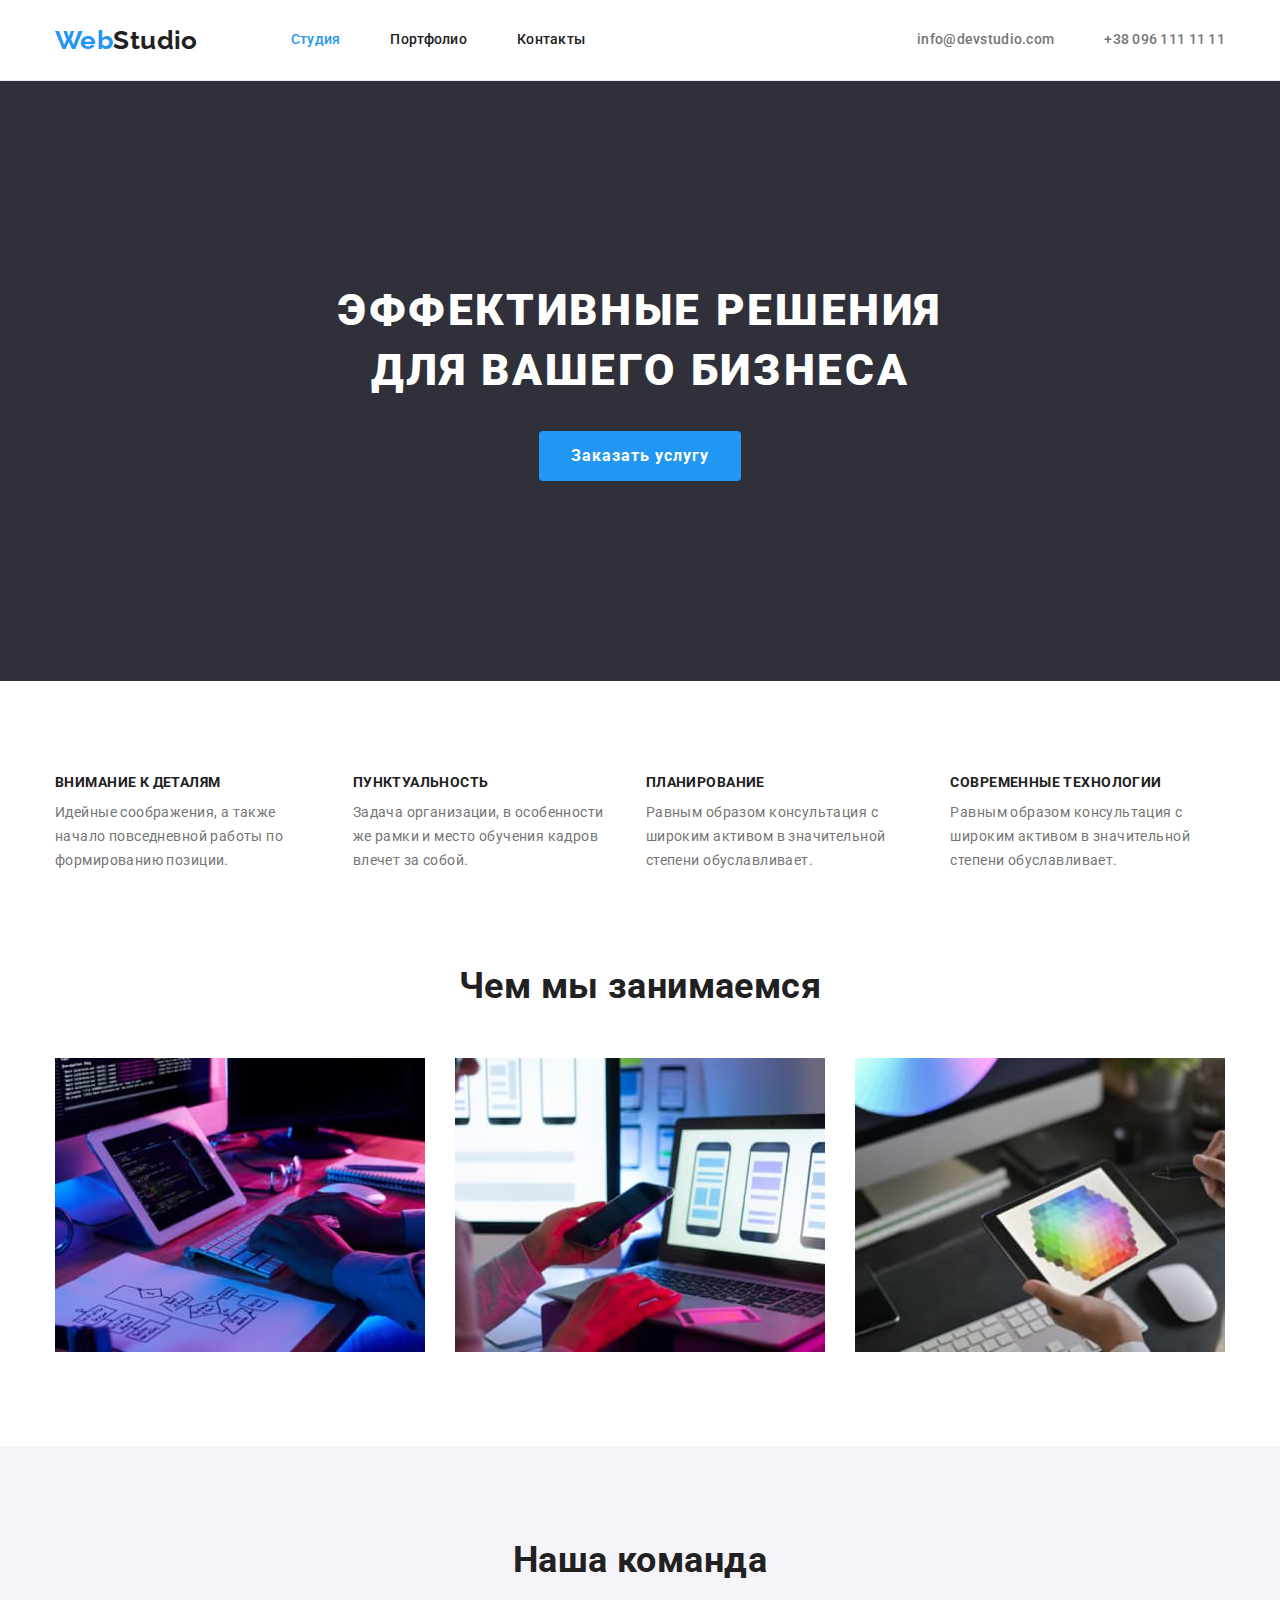
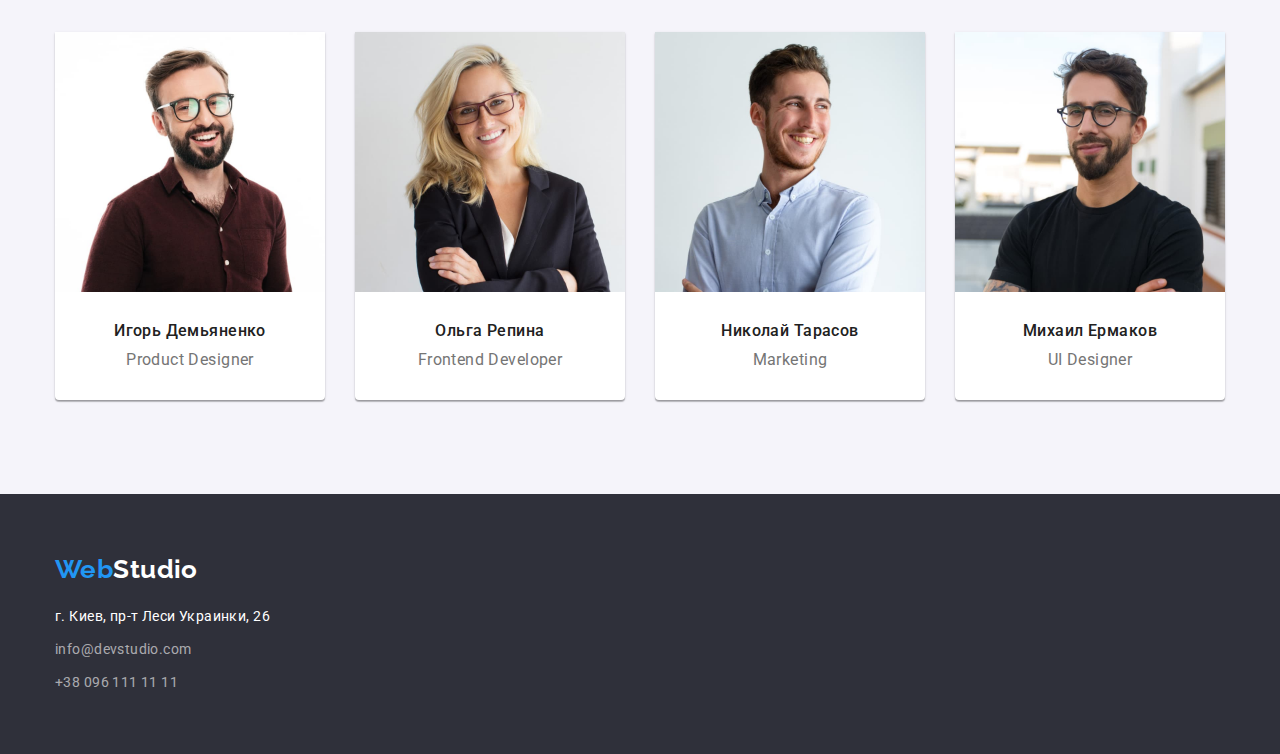
<file: index.html>
<!DOCTYPE html>
<html lang="ru">
  <head>
    <meta charset="UTF-8" />
    <meta http-equiv="X-UA-Compatible" content="IE=edge" />
    <meta name="viewport" content="width=device-width, initial-scale=1.0" />
    <title>WebStudio</title>
    <link rel="preconnect" href="https://fonts.googleapis.com" />
    <link rel="preconnect" href="https://fonts.gstatic.com" crossorigin />
    <link
      href="https://fonts.googleapis.com/css2?family=Raleway:wght@700&family=Roboto:wght@400;500;700;900&display=swap"
      rel="stylesheet"
    />
    <link
      rel="stylesheet"
      href="https://cdnjs.cloudflare.com/ajax/libs/modern-normalize/1.1.0/modern-normalize.min.css"
    />
    <link rel="stylesheet" href="./css/styles.css" />
  </head>
  <body>
    <!-- Header site -->
    <header class="header">
      <!-- Border -->
      <div class="container headblock">
        <a class="link logo" href="./index.html"><span class="web">Web</span>Studio</a>
        <nav class="site-nav">
          <ul class="list">
            <li class="item"><a class="link current" href="./index.html">Студия</a></li>
            <li class="item"><a class="link" href="./portfolio.html">Портфолио</a></li>
            <li class="item"><a class="link" href="">Контакты</a></li>
          </ul>
        </nav>
        <!-- Contacts -->
        <ul class="list headercont">
          <li class="item">
            <a class="link" href="mailto:info@devstudio.com">info@devstudio.com</a>
          </li>
          <li class="item"><a class="link" href="tel:+380961111111">+38 096 111 11 11</a></li>
        </ul>
      </div>
    </header>
    <!-- Main -->
    <main>
      <!-- Hero -->
      <section class="hero">
        <h1 class="hero-title">Эффективные решения<br>для вашего бизнеса</h1>
        <button class="button-hero" type="button">Заказать услугу</button>
      </section>
      <!--Peculiarities-->
      <section class="section peculiarities">
        <h2 class="visually-hidden">Преимущества</h2>
        <div class="container">
          <ul class="list">
            <li class="item">
              <h3 class="section-title">Внимание к деталям</h3>
              <p class="text">
                Идейные соображения, а также начало повседневной работы по формированию позиции.
              </p>
            </li>
            <li class="item">
              <h3 class="section-title">Пунктуальность</h3>
              <p class="text">
                Задача организации, в особенности же рамки и место обучения кадров влечет за собой.
              </p>
            </li>
            <li class="item">
              <h3 class="section-title">Планирование</h3>
              <p class="text">
                Равным образом консультация с широким активом в значительной степени обуславливает.
              </p>
            </li>
            <li class="item">
              <h3 class="section-title">Современные технологии</h3>
              <p class="text">
                Равным образом консультация с широким активом в значительной степени обуславливает.
              </p>
            </li>
          </ul>
        </div>
      </section>
      <!--What are we doing-->
      <section class="section doing">
        <div class="container">
          <h2 class="section-title">Чем мы занимаемся</h2>
          <ul class="list">
            <li class="pic">
              <img src="./images/box_1.jpg" alt="Разработка Web сайта" width="370" />
            </li>
            <li class="pic">
              <img src="./images/box_2.jpg" alt="Разработка мобильных приложений" width="370" />
            </li>
            <li class="pic">
              <img src="./images/box_3.jpg" alt="Разработка дизайна" width="370" />
            </li>
          </ul>
        </div>
      </section>
      <!--Our team-->
      <section class="section team">
        <div class="container">
          <h2 class="section-title">Наша команда</h2>
          <ul class="list">
            <li class="cards-foto">
              <img class="foto" src="./images/team_card_1.jpg" alt="Игорь Демьяненко" width="270" />
                <div class="title-foto">
                  <h3 class="name">Игорь Демьяненко</h3>
                  <p class="role">Product Designer</p>
                </div>
            </li>
            <li class="cards-foto">
              <img class="foto" src="./images/team_card_2.jpg" alt="Ольга Репина" width="270" />
                  <div class="title-foto">
                    <h3 class="name">Ольга Репина</h3>
                    <p class="role">Frontend Developer</p>
                  </div>
            </li>
            <li class="cards-foto">
              <img class="foto" src="./images/team_card_3.jpg" alt="Николай Тарасов" width="270" />
                  <div class="title-foto">
                    <h3 class="name">Николай Тарасов</h3>
                    <p class="role">Marketing</p>
                  </div>
            </li>
            <li class="cards-foto">
              <img class="foto" src="./images/team_card_4.jpg" alt="Михаил Ермаков" width="270" />
                  <div class="title-foto">
                    <h3 class="name">Михаил Ермаков</h3>
                    <p class="role">UI Designer</p>
                  </div>
            </li>
          </ul>
        </div>
      </section>
    </main>
    <!-- Footer -->
    <footer class="footer">
      <div class="container">
        <a class="link logo logo-footer" href="./index.html"><span class="web">Web</span><span class="studio">Studio</span></a>
        <address class="address">
          <ul class="list">
            <li class="item-adr">
                <a class="link adr" href="https://goo.gl/maps/xMiUcJ526kPzGd5UA">
                  г. Киев, пр-т Леси Украинки, 26</a>
            </li>
            <li class="item-adr">
                <a class="link mail" href="mailto:info@devstudio.com">info@devstudio.com</a>
            </li>
            <li class="item-adr">
                <a class="link tel" href="tel:+380961111111">+38 096 111 11 11</a>
            </li>
          </ul>
        </address>
      </div>
    </footer>
  </body>
</html>
</file>
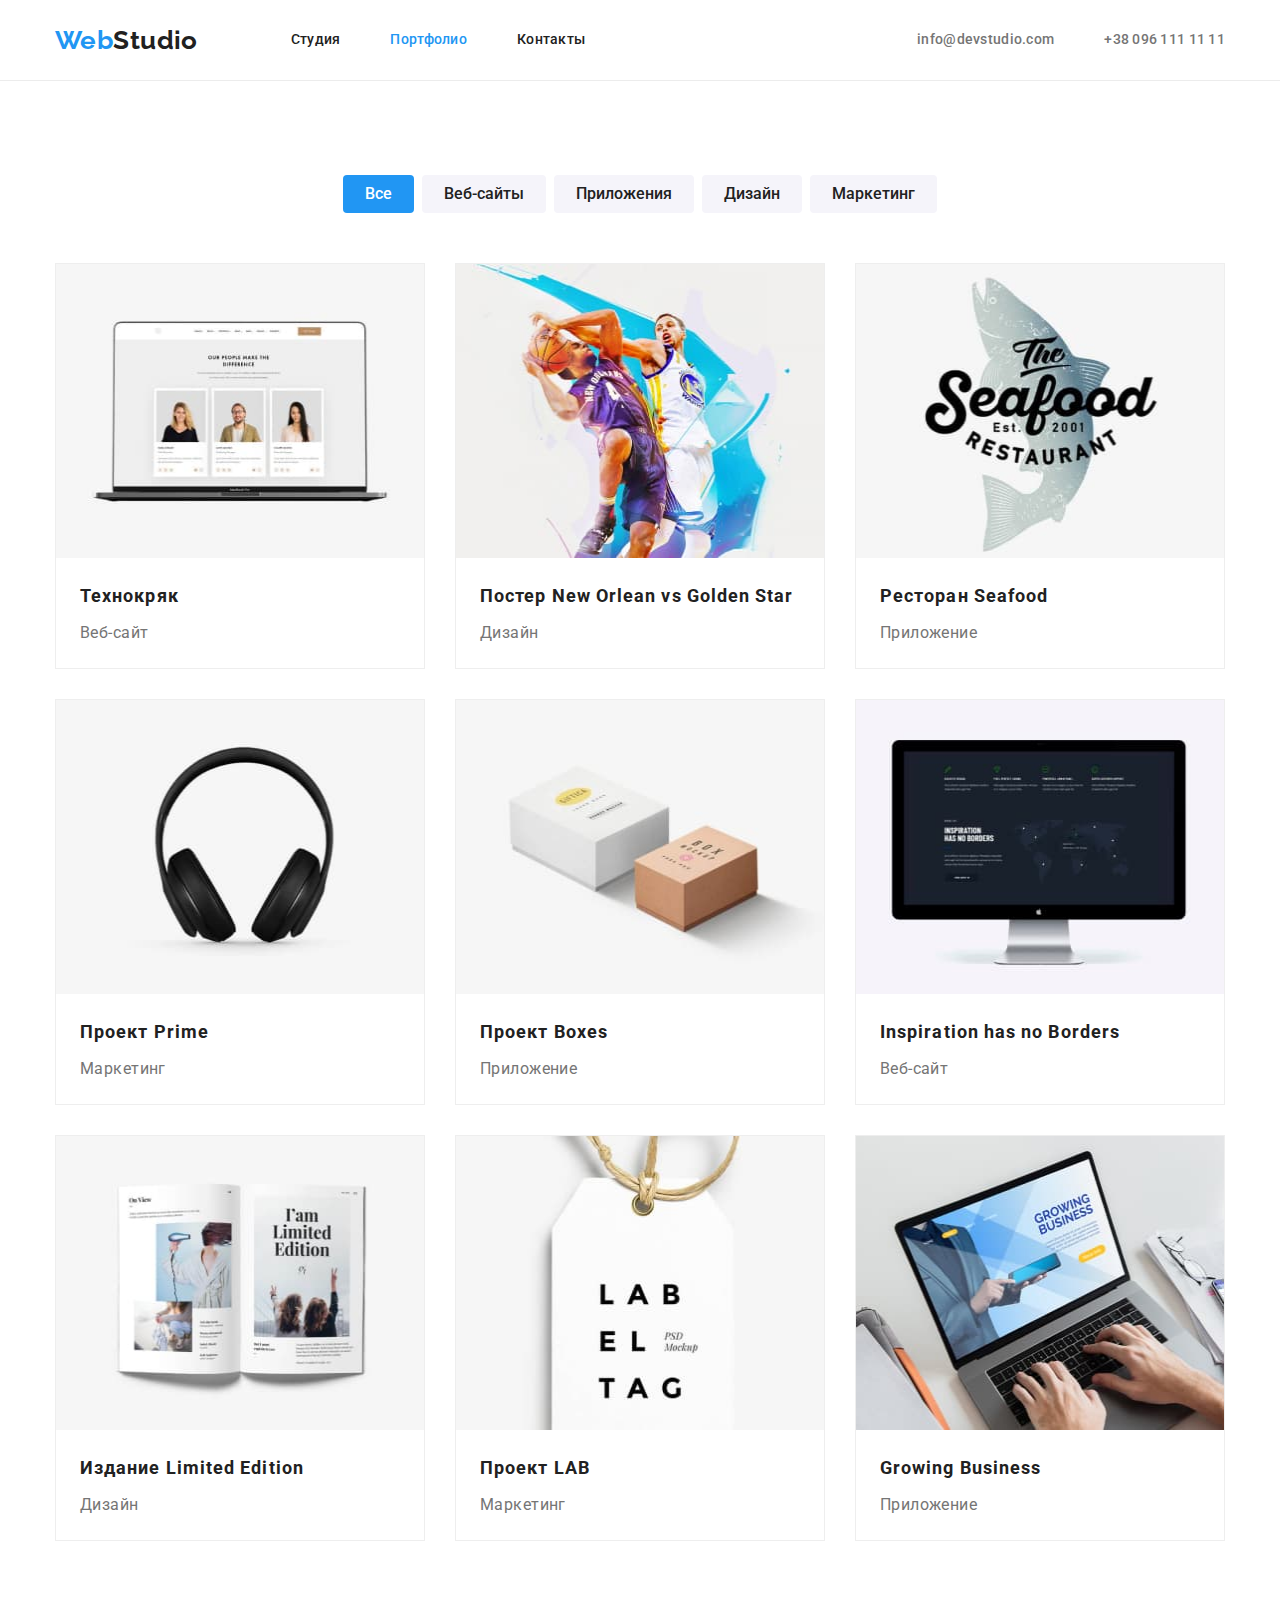
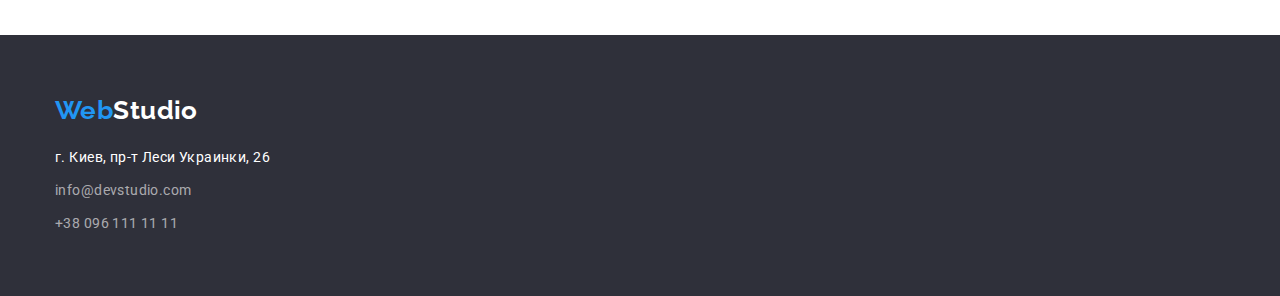
<file: portfolio.html>
<!DOCTYPE html>
<html lang="ru">
  <head>
    <meta charset="UTF-8" />
    <meta http-equiv="X-UA-Compatible" content="IE=edge" />
    <meta name="viewport" content="width=device-width, initial-scale=1.0" />
    <title>WebStudio</title>
    <link rel="preconnect" href="https://fonts.googleapis.com" />
    <link rel="preconnect" href="https://fonts.gstatic.com" crossorigin />
    <link
      href="https://fonts.googleapis.com/css2?family=Raleway:wght@700&family=Roboto:wght@400;500;700;900&display=swap"
      rel="stylesheet"
    />
    <link
      rel="stylesheet"
      href="https://cdnjs.cloudflare.com/ajax/libs/modern-normalize/1.1.0/modern-normalize.min.css"
    />
    <link rel="stylesheet" href="./css/styles.css" />
  </head>
  <body>
    <!-- Header site -->
    <header class="header portfolio">
      <!-- Border -->
      <div class="container headblock">
        <a class="link logo" href="./index.html"><span class="web">Web</span>Studio</a>
        <nav class="site-nav">
          <ul class="list">
            <li class="item"><a class="link" href="./index.html">Студия</a></li>
            <li class="item"><a class="link current" href="./portfolio.html">Портфолио</a></li>
            <li class="item"><a class="link" href="">Контакты</a></li>
          </ul>
        </nav>
        <!-- Contacts -->
        <ul class="list headercont">
          <li class="item">
            <a class="link" href="mailto:info@devstudio.com">info@devstudio.com</a>
          </li>
          <li class="item"><a class="link" href="tel:+380961111111">+38 096 111 11 11</a></li>
        </ul>
      </div>
    </header>
    <!-- Main -->
    <main>
      <!-- Filter -->
      <section class="section project">
        <h1 class="visually-hidden">Портфолио</h1>
        <!-- Filter -->
        <div class="filter container">
          <ul class="list btn">
            <li class="item-btn"><button type="button" class="button link current">Все</button></li>
            <li class="item-btn"><button type="button" class="button link">Веб-сайты</button></li>
            <li class="item-btn"><button type="button" class="button link">Приложения</button></li>
            <li class="item-btn"><button type="button" class="button link">Дизайн</button></li>
            <li class="item-btn"><button type="button" class="button link">Маркетинг</button></li>
          </ul>
        <!-- </div> -->
        <!-- Section project -->
        <!-- <div class="container"> -->
          <ul class="list project">
            <li class="item">
              <a class="link" href=""
                ><img
                  src="./images/project_1.jpg"
                  alt="Отображение веб-сайта"
                  width="370"
                  height="294"
                />
                <div class="cards">
                  <h3 class="section-title">Технокряк</h3>
                  <p class="text">Веб-сайт</p>
                </div>
              </a>
            </li>
            <li class="item">
              <a class="link" href=""
                ><img
                  src="./images/project_2.jpg"
                  alt="Постер New Orlean vs Golden Star"
                  width="370"
                  height="294"
                />
                <div class="cards">
                  <h3 class="section-title">Постер New Orlean vs Golden Star</h3>
                  <p class="text">Дизайн</p>
                </div>
              </a>
            </li>
            <li class="item">
              <a class="link" href=""
                ><img
                  src="./images/project_3.jpg"
                  alt="Ресторан Seafood"
                  width="370"
                  height="294"
                />
                <div class="cards">
                  <h3 class="section-title">Ресторан Seafood</h3>
                  <p class="text">Приложение</p>
                </div>
              </a>
            </li>
            <li class="item">
              <a class="link" href=""
                ><img src="./images/project_4.jpg" alt="Проект Prime" width="370" height="294" />
                <div class="cards">
                  <h3 class="section-title">Проект Prime</h3>
                  <p class="text">Маркетинг</p>
                </div>
              </a>
            </li>
            <li class="item">
              <a class="link" href=""
                ><img src="./images/project_5.jpg" alt="Проект Boxes" width="370" height="294" />
                <div class="cards">
                  <h3 class="section-title">Проект Boxes</h3>
                  <p class="text">Приложение</p>
                </div>
              </a>
            </li>
            <li class="item">
              <a class="link" href=""
                ><img
                  src="./images/project_6.jpg"
                  alt="Inspiration has no Borders"
                  width="370"
                  height="294"
                />
                <div class="cards">
                  <h3 class="section-title">Inspiration has no Borders</h3>
                  <p class="text">Веб-сайт</p>
                </div>
              </a>
            </li>
            <li class="item">
              <a class="link" href=""
                ><img
                  src="./images/project_7.jpg"
                  alt="Издание Limited Edition"
                  width="370"
                  height="294"
                />
                <div class="cards">
                  <h3 class="section-title">Издание Limited Edition</h3>
                  <p class="text">Дизайн</p>
                </div>
              </a>
            </li>
            <li class="item">
              <a class="link" href=""
                ><img src="./images/project_8.jpg" alt="Проект LAB" width="370" height="294" />
                <div class="cards">
                  <h3 class="section-title">Проект LAB</h3>
                  <p class="text">Маркетинг</p>
                </div>
              </a>
            </li>
            <li class="item">
              <a class="link" href=""
                ><img
                  src="./images/project_9.jpg"
                  alt="Growing Business"
                  width="370"
                  height="294"
                />
                <div class="cards">
                  <h3 class="section-title">Growing Business</h3>
                  <p class="text">Приложение</p>
                </div>
              </a>
            </li>
          </ul>
        </div>
      </section>
    </main>
    <!-- Footer -->
    <footer class="footer">
      <div class="container">
        <a class="link logo logo-footer" href="./index.html"><span class="web">Web</span><span class="studio">Studio</span></a>
        <address class="address">
          <ul class="list">
            <li class="item-adr">
                <a class="link adr" href="https://goo.gl/maps/xMiUcJ526kPzGd5UA">
                  г. Киев, пр-т Леси Украинки, 26</a>
            </li>
            <li class="item-adr">
                <a class="link mail" href="mailto:info@devstudio.com">info@devstudio.com</a>
            </li>
            <li class="item-adr">
                <a class="link tel" href="tel:+380961111111">+38 096 111 11 11</a>
            </li>
          </ul>
        </address>
      </div>
    </footer>
  </body>
</html>
</file>
<file: css/styles.css>
/* цвет основного текста #212121 */
/* вторичный цвет текста #757575 */
/* белый #FFFFFF */
/* вторичный цвет фона #F5F4FA */
/* акцент #2196F3 */
/* фон шапки и подвала #2F303A */
/* цвет контактов в footer rgba(255, 255, 255, 0.6); */
/* вторичный цвет кнопки героя #188CE8 */

:root {
  --background-color: #ffffff;
  --second-background-color: #f5f4fa;
  --header-and-footer-color: #2f303a;
  --primary-text-color: #212121;
  --title-text-cilor: #757575;
  --accent-color: #2196f3;
  --text-contact-footer: rgba(255, 255, 255, 0.6);
  --secod-accent-color: #188ce8;
}

body {
  background-color: var(--background-color);
  color: var(--primary-text-color);
  font-family: 'Roboto', sans-serif;
  font-size: 14px;
  letter-spacing: 0.03em;
}

h1,
h2,
h3,
h4,
h5,
h6,
p {
  margin-top: 0;
  margin-bottom: 0;
}

img {
  display: block;
  max-width: 100%;
}

.container {
  width: 1200px;
  padding-left: 15px;
  padding-right: 15px;
  margin-left: auto;
  margin-right: auto;

  /* outline: 2px solid #000; */
}

.visually-hidden {
  position: absolute;
  width: 1px;
  height: 1px;
  margin: -1px;
  border: 0;
  padding: 0;
  white-space: nowarp;
  clip-path: insert(100%);
  clip: rect(0 0 0 0);
  overflow: hidden;
}

.header {
  border-bottom: 1px solid #ececec;
}

.hero,
.footer {
  background-color: var(--header-and-footer-color);
}

.list {
  list-style: none;
  padding: 0;
  margin: 0;
}

.link {
  text-decoration: none;
  color: inherit;
}

.list .link:hover,
.list .link:focus {
  color: var(--accent-color);
}

/* Border */
.headblock {
  display: flex;
  align-items: center;
}

.logo {
  color: var(--primary-text-color);
  font-family: 'Raleway', sans-serif;
  font-weight: 700;
  font-size: 26px;
  line-height: 1.19;
}

.web {
  color: var(--accent-color);
}

.site-nav {
  margin-left: 93px;
}

.site-nav .link.current {
  color: var(--accent-color);
}

.site-nav .list {
  display: flex;

  font-weight: 500;
  font-size: 14px;
  line-height: 1.14;
  letter-spacing: 0.02em;
}

.site-nav .link {
  display: block;
  padding-top: 32px;
  padding-bottom: 32px;
}

.site-nav .item + .item {
  margin-left: 50px;
}

.list.headercont {
  display: flex;
  margin-left: auto;
}

.headercont .item + .item {
  margin-left: 50px;
}

.headercont .link {
  display: block;
  padding-top: 32px;
  padding-bottom: 32px;

  color: var(--title-text-cilor);
  font-weight: 500;
  font-size: 14px;
  line-height: 1.14;
  letter-spacing: 0.02em;
}

/* Hero */
.hero {
  text-align: center;

  padding-top: 200px;
  padding-bottom: 200px;
}

.hero-title {
  color: var(--background-color);
  font-weight: 900;
  font-size: 44px;
  line-height: 1.36;
  letter-spacing: 0.06em;

  margin-bottom: 30px;
  text-transform: uppercase;
}

.button-hero {
  color: var(--background-color);
  background-color: var(--accent-color);
  cursor: pointer;

  font-weight: 700;
  font-size: 16px;
  letter-spacing: 0.06em;

  line-height: 1.88;
  border-radius: 4px;
  border: none;
  padding: 10px 32px;
}

.button-hero:hover,
.button-hero:focus {
  background-color: var(--secod-accent-color);
}

/* Peculiarities */
.section.peculiarities {
  padding-top: 94px;
  padding-bottom: 94px;
}

.peculiarities .list {
  display: flex;
}

.peculiarities .item + .item {
  margin-left: 30px;
}

.peculiarities .section-title {
  text-transform: uppercase;
  font-weight: 700;
  font-size: 14px;
  line-height: 1.14;

  margin-bottom: 10px;
}

.peculiarities .text {
  color: var(--title-text-cilor);
  font-weight: 400;
  font-size: 14px;
  line-height: 1.71;
}

/* Doing */
.section.doing {
  padding-bottom: 94px;
}

.doing .section-title {
  font-weight: 700;
  font-size: 36px;
  line-height: 1.16;

  text-align: center;
}

.doing .list {
  display: flex;

  margin-top: 50px;
}

.list > .pic {
flex-basis: calc(100% - 60px/3);
}

.list  > .pic + .pic {
  margin-left: 30px;
}

/* Team */
.section.team {
  padding-top: 94px;
  padding-bottom: 94px;
}
.team {
  background-color: var(--second-background-color);
}

.team .section-title {
  font-weight: 700;
  font-size: 36px;  
  text-align: center;
  line-height: 1.16;
}

.team .list {
  display: flex;

  margin-top: 50px;
}


.list >.cards-foto {
  flex-basis: calc(100% - 90px/4);
}

.list > .cards-foto + .cards-foto {
  margin-left: 30px;
}

.cards-foto {
  background-color: var(--background-color);
  box-shadow: 0px 1px 3px rgba(0, 0, 0, 0.12), 0px 1px 1px rgba(0, 0, 0, 0.14),
    0px 2px 1px rgba(0, 0, 0, 0.2);
  border-radius: 0px 0px 4px 4px;
}

.title-foto {
  padding-top: 30px;
  padding-bottom: 30px;
}

.name {
  font-weight: 500;
  font-size: 16px;
  line-height: 1.18;
  text-align: center;

  margin-bottom: 10px;
}

.role {
  color: var(--title-text-cilor);
  font-size: 16px;
  line-height: 1.18;
  text-align: center;
}

/* Footer */

.footer {
  padding-top: 60px;
  padding-bottom: 60px;
}

.logo-footer {
  display: inline-block;

  margin-bottom: 20px;
}

.studio {
  color: var(--background-color);
}

.address {
  display: block;

  color: var(--background-color);
  font-style: normal;
   font-size: 14px;
  line-height: 1.71;
}

.address .link {
  color: var(--text-contact-footer);
}

.link.adr {
  color: var(--background-color);
}

.address .item-adr + .item-adr {
  margin-top: 9px;
}

/* PORTFOLIO */

.section.project {
  padding-bottom: 94px;
  padding-top: 94px;
}

/* Filter */

.filter>.list.btn {
  display: flex;
  justify-content: center;

  font-size: 16px;

  margin-bottom: 50px;
}

.filter .item-btn + .item-btn {
  margin-left: 8px;
}

.button {
  border: none;
  padding: 6px 22px;
  border-radius: 4px;

  font-weight: 500;
  line-height: 1.62;

  cursor: pointer;
}

.button.link {
  background-color: var(--second-background-color);
}

.filter .link:hover,
.filter .link:focus {
  background-color: var(--accent-color);
  color: var(--background-color);
}

.filter .link.current {
  background-color: var(--accent-color);
  color: var(--background-color);
}

/* List project */
.list.project {
  display: flex;
  flex-wrap: wrap;
}

.list.project .item {
  display: block;
  width: calc((100% - 60px) / 3);
  margin-right: 30px;
  margin-bottom: 30px;

  border: 1px solid #eeeeee;
}

.list.project .item:nth-child(3n) {
  margin-right: 0;
}

.list.project .item:nth-last-child(-n + 3) {
  margin-bottom: 0;
}

.cards {
 padding: 20px 24px;
  
  */
}

.project .section-title {
  color: var(--primary-text-color);
  font-weight: 700;
  font-size: 18px;
  line-height: 2;
  letter-spacing: 0.06em;
  /* margin-top: 20px; */
  margin-bottom: 4px;
}

.project .text {
  color: var(--title-text-cilor);
  font-weight: 400;
  font-size: 16px;
  line-height: 1.88;
  /* padding-bottom: 20px; */
}
</file>
